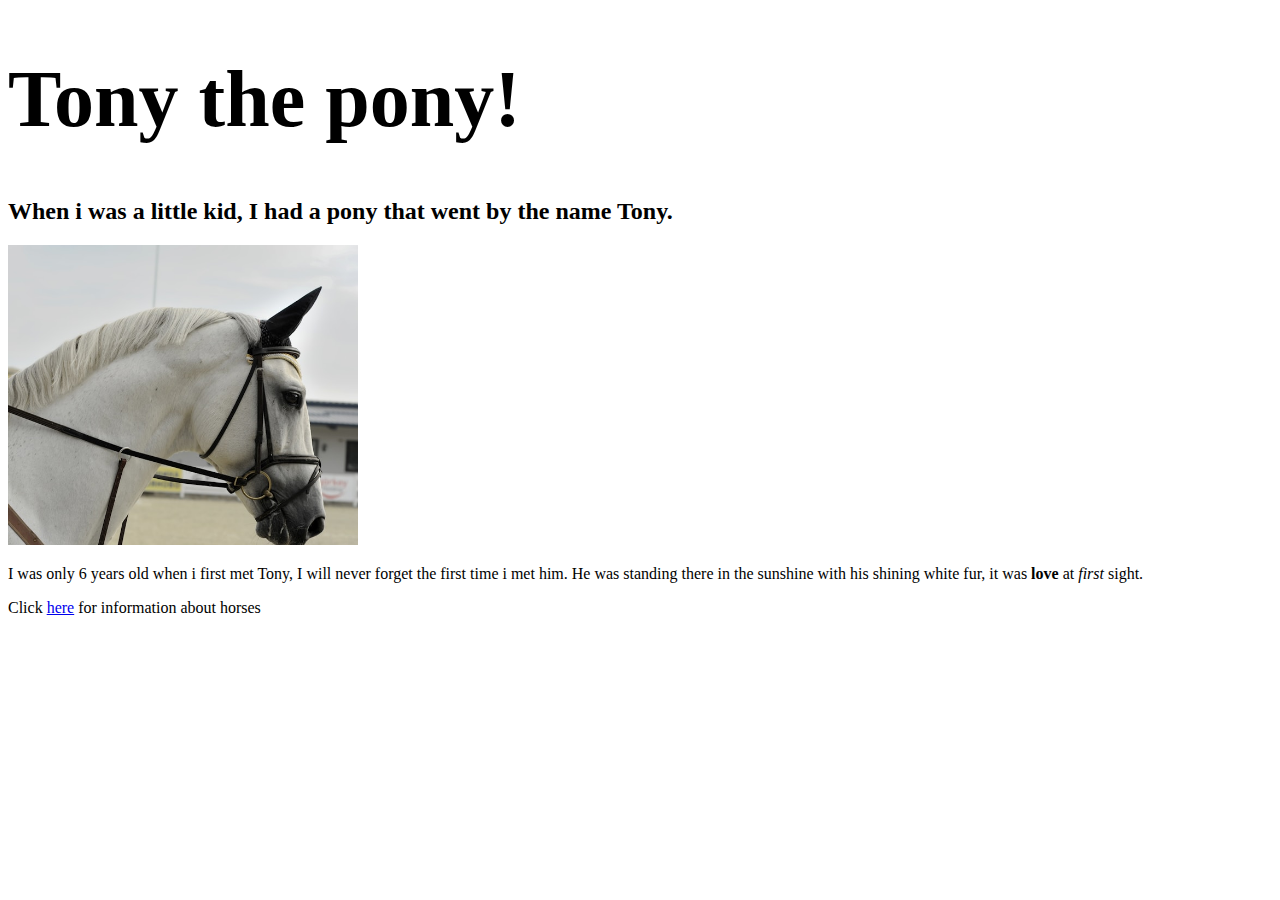
<file: index.html>
<!DOCTYPE html>
<html lang="en">
  <head>
    <meta charset="UTF-8" />
    <meta name="viewport" content="width=´, initial-scale=1.0" />
    <title>My little pony</title>
  </head>
  <body>
    <h1 style="font-size: 80px">Tony the pony!</h1>
    <h2>When i was a little kid, I had a pony that went by the name Tony.</h2>
    <img
      src="whitehorse.jpg"
      alt="A recent image of Tony with earcuffs."
      style="width: 350px; height: 300px"
    />
    <p>
      I was only 6 years old when i first met Tony, I will never forget the
      first time i met him. He was standing there in the sunshine with his
      shining white fur, it was <strong>love</strong> at <em>first</em> sight.
    </p>
    <p>Click <a href="horses.html">here</a> for information about horses</p>
  </body>
</html>
</file>
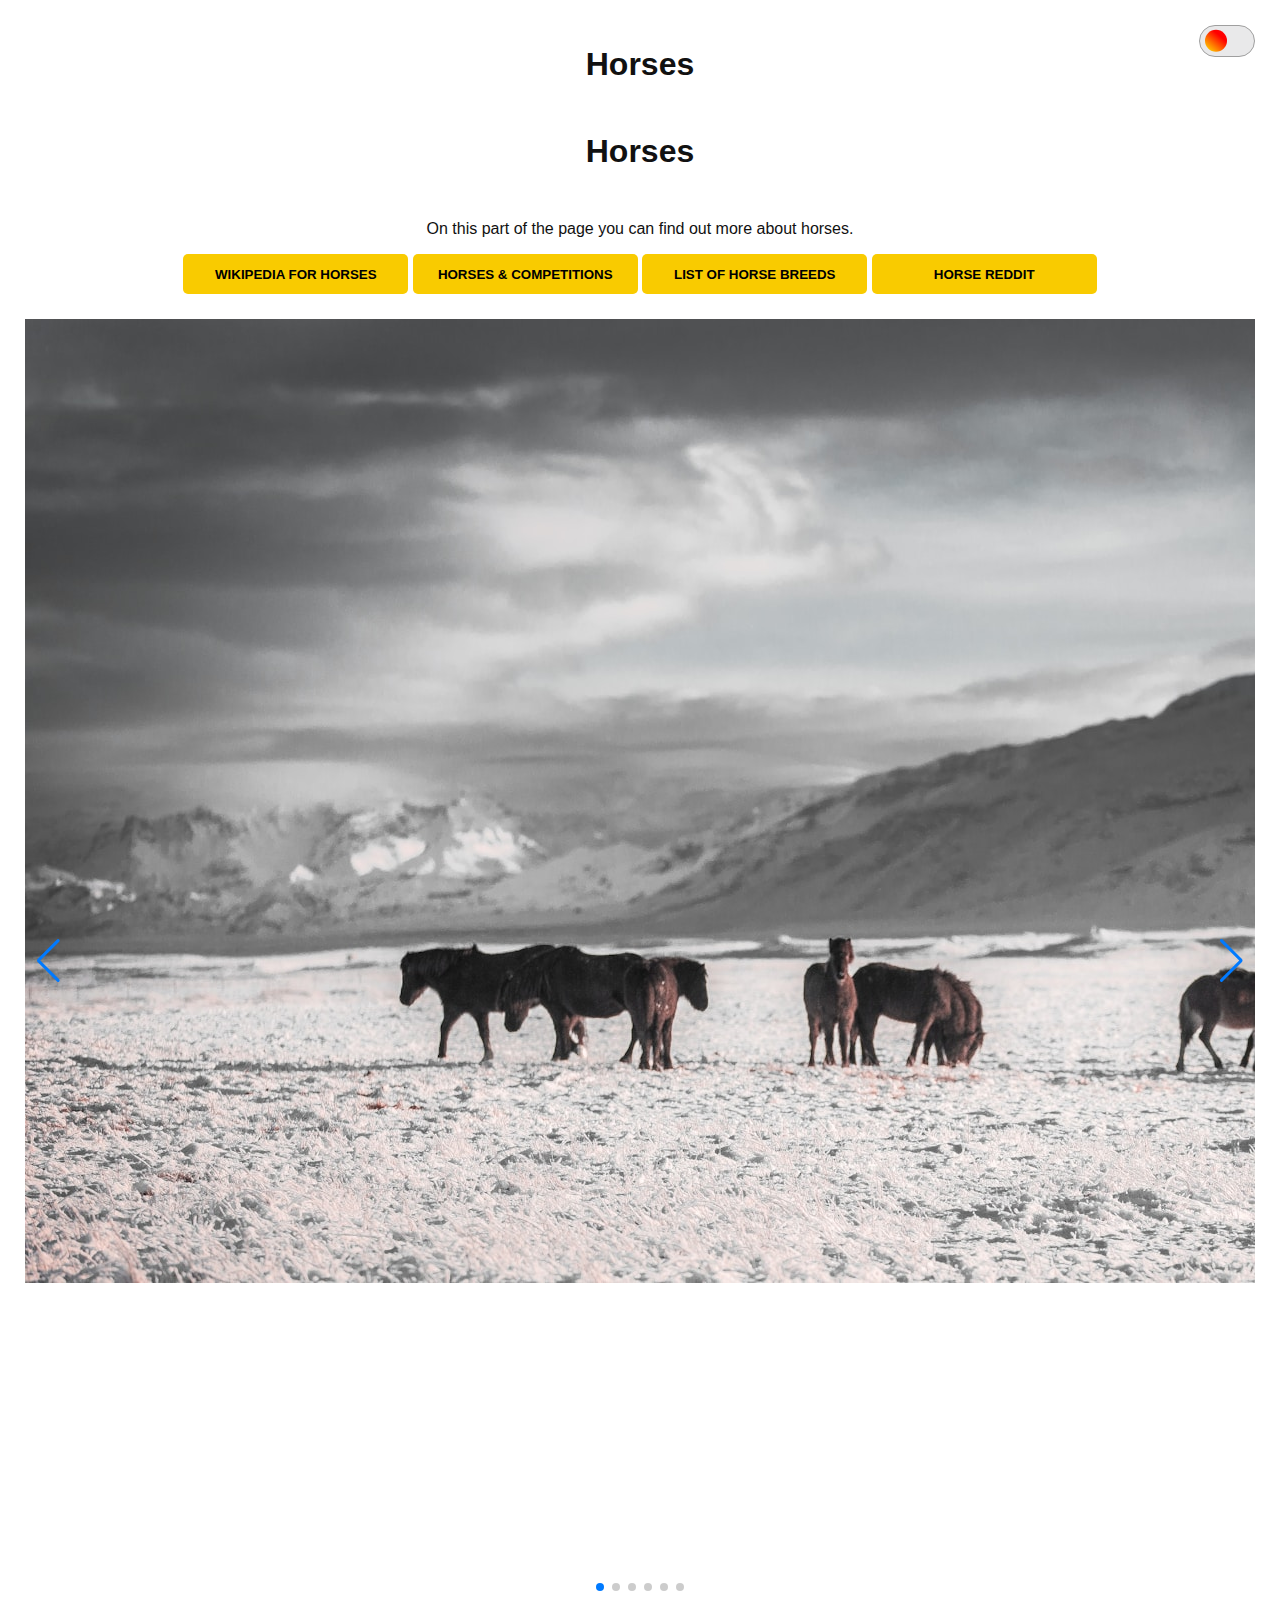
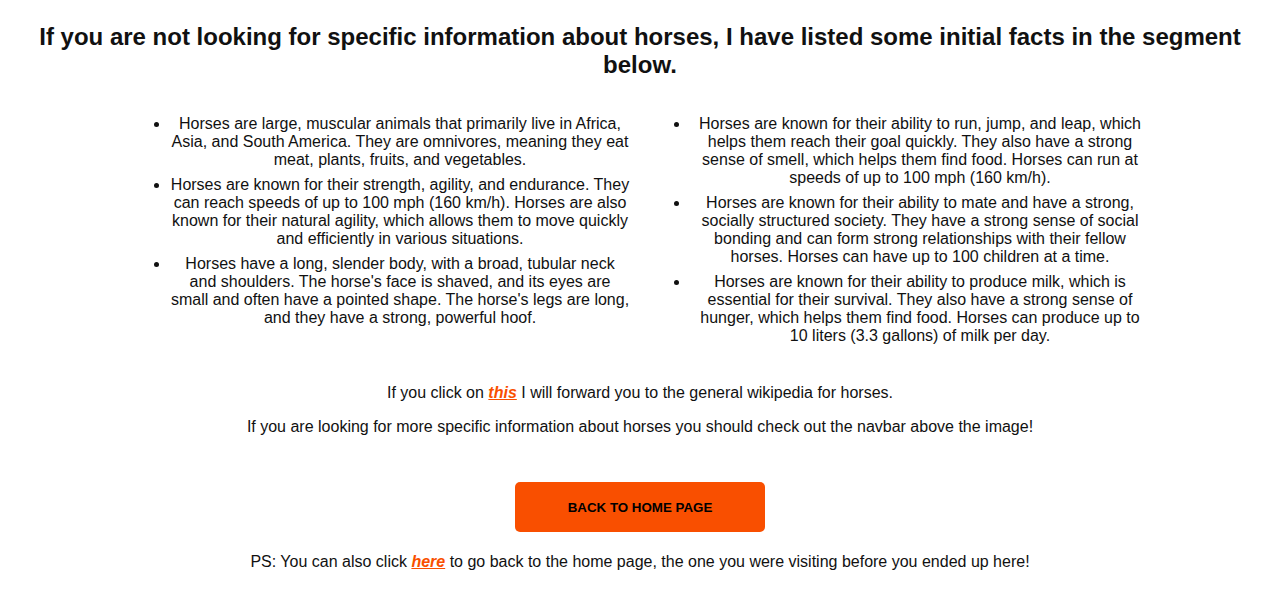
<file: horses.html>
<!DOCTYPE html>
<html lang="en">
  <head>
    <meta charset="UTF-8" />
    <meta name="viewport" content="width=device-width, initial-scale=1.0" />
    <link rel="stylesheet" href="style.css" />
    <link rel="icon" href="Assets/horselogo.png" type="image/png" />
    <link
      rel="stylesheet"
      href="https://cdn.jsdelivr.net/npm/swiper@11/swiper-bundle.min.css"
    />
    <title>More about horses</title>
  </head>
  <body>
    <header>
      <label class="darkmodeswitch">
        <input type="checkbox" />
        <span class="slider"></span>
      </label>
      <div class="horsestitle">
        <h1>Horses</h1>
        <h1>Horses</h1>
      </div>
    </header>
    <main>
      <p>On this part of the page you can find out more about horses.</p>
      <div>
        <a href="https://en.wikipedia.org/wiki/Horse">
          <button class="cta-btn">Wikipedia for horses</button></a
        >
        <a href="https://www.horses-and-competitions.com/en/">
          <button class="cta-btn">Horses & Competitions</button></a
        >
        <a href="https://en.wikipedia.org/wiki/List_of_horse_breeds">
          <button class="cta-btn">List of horse breeds</button></a
        >
        <a href="https://www.reddit.com/r/Horses/">
          <button class="cta-btn">Horse reddit</button></a
        >
      </div>
      <div class="imageslider-container">
        <div class="imageslider">
          <div class="swiper">
            <div class="swiper-wrapper">
              <div class="swiper-slide"><img src="Assets/horses.jpg" /></div>
              <div class="swiper-slide"><img src="Assets/horses2.jpg" /></div>
              <div class="swiper-slide"><img src="Assets/horses3.jpg" /></div>
              <div class="swiper-slide"><img src="Assets/horses4.jpg" /></div>
              <div class="swiper-slide"><img src="Assets/horses5.jpg" /></div>
              <div class="swiper-slide"><img src="Assets/horses6.jpg" /></div>
            </div>
            <div class="swiper-pagination"></div>
            <div class="swiper-button-prev"></div>
            <div class="swiper-button-next"></div>
          </div>
        </div>
      </div>
      <h2>
        If you are not looking for specific information about horses, I have
        listed some initial facts in the segment below.
      </h2>
      <div class="lists">
        <div class="list">
          <ul>
            <li>
              Horses are large, muscular animals that primarily live in Africa,
              Asia, and South America. They are omnivores, meaning they eat
              meat, plants, fruits, and vegetables.
            </li>
            <li>
              Horses are known for their strength, agility, and endurance. They
              can reach speeds of up to 100 mph (160 km/h). Horses are also
              known for their natural agility, which allows them to move quickly
              and efficiently in various situations.
            </li>
            <li>
              Horses have a long, slender body, with a broad, tubular neck and
              shoulders. The horse's face is shaved, and its eyes are small and
              often have a pointed shape. The horse's legs are long, and they
              have a strong, powerful hoof.
            </li>
          </ul>
        </div>
        <ul class="list2">
          <li>
            Horses are known for their ability to run, jump, and leap, which
            helps them reach their goal quickly. They also have a strong sense
            of smell, which helps them find food. Horses can run at speeds of up
            to 100 mph (160 km/h).
          </li>
          <li>
            Horses are known for their ability to mate and have a strong,
            socially structured society. They have a strong sense of social
            bonding and can form strong relationships with their fellow horses.
            Horses can have up to 100 children at a time.
          </li>
          <li>
            Horses are known for their ability to produce milk, which is
            essential for their survival. They also have a strong sense of
            hunger, which helps them find food. Horses can produce up to 10
            liters (3.3 gallons) of milk per day.
          </li>
        </ul>
      </div>
      <p>
        If you click on
        <a href="https://en.wikipedia.org/wiki/Horse"
          ><strong><em>this</em></strong></a
        >
        I will forward you to the general wikipedia for horses.
      </p>
      <p>
        If you are looking for more specific information about horses you should
        check out the navbar above the image!
      </p>
    </main>
    <footer>
      <a href="index.html">
        <button class="home-btn">Back to Home Page</button>
      </a>
      <p class="footer-text">
        PS: You can also click
        <a href="index.html">
          <strong><em>here</em></strong></a
        >
        to go back to the home page, the one you were visiting before you ended
        up here!
      </p>
    </footer>
    <script src="script.js"></script>
    <script src="https://cdn.jsdelivr.net/npm/swiper@11/swiper-bundle.min.js"></script>
    <script src="slider.js"></script>
  </body>
</html>
</file>
<file: style.css>
body {
  --bg-color: #fff;
  --text-color: #111;
  --cta-bg-color: #f9cb00;
  --cta-text-color: #000000;
  --home-bg-color: #f94f00;
  --home-text-color: #000000;
  --link-color: #f94f00;
  --link-hover-color: #00a0f9;
}

[theme="dark"] body {
  --bg-color: #222222;
  --text-color: #fff;
  --cta-bg-color: #00a0f9;
  --cta-text-color: #fff;
  --home-bg-color: #01a11c;
  --home-text-color: #fff;
  --link-color: #00a0f9;
  --link-hover-color: #f94f00;
}

body {
  width: 100%;
  height: 100%;
  margin: 0;
  font-family: sans-serif;
  padding: 25px;
  background: var(--bg-color);
  color: var(--text-color);
  transition: all 0.2s linear;
  text-align: center;
}
*,
*::after,
*::before {
  box-sizing: border-box;
}

button {
  border: none;
  padding: 12px 25px;
  border-radius: 5px;
  text-transform: uppercase;
  font-weight: bold;
  cursor: pointer;
}

h1 {
text-align: center;
margin-bottom: 50px;
}

h1 span {
  background-color: var(--cta-bg-color);
  border-radius: 10px;
  padding: 15px;
}

.cta-btn {
  background: var(--cta-bg-color);
  color: var(--cta-text-color);
  width: 225px;
  height: 40px;
  margin-bottom: 25px;
}

.home-btn {
  background: var(--home-bg-color);
  color: var(--home-text-color);
  width: 250px;
  height: 50px;
  margin-bottom: 5px;
  margin-top: 30px;
}

#horses {
  width: 800px;
  height: 450px;
  border-radius: 50px;
}

.lists {
  display: flex;
  justify-content: center;
  gap: 20px;
}

.list,
.list2 {
  width: 500px;
}

.list li,
.list2 li {
  margin-bottom: 7px;
}

a:link {
  color: var(--link-color);
}

a:visited {
  color: var(--link-color);
}

a:hover {
  color: var(--link-hover-color);
}

a:active {
  color: #0057f9;
}

.darkmodeswitch {
  display: block;
  margin-top: -25px;
  margin-right: -25px;
  --width-of-switch: 3.5em;
  --height-of-switch: 2em;
  --size-of-icon: 1.4em;
  --slider-offset: 0.3em;
  position: absolute; top: 50px; right: 50px;
  width: var(--width-of-switch);
  height: var(--height-of-switch);
}

.darkmodeswitch input {
  opacity: 0;
  width: 0;
  height: 0;
}

.slider {
  position: absolute;
  cursor: pointer;
  top: 0;
  left: 0;
  right: 0;
  bottom: 0;
  background-color: #e9e9ea;
  transition: 0.6s;
  border-radius: 30px;
  border: 1px solid #9f9f9f;
}

.slider:before {
  position: absolute;
  content: "";
  height: var(--size-of-icon, 1.4em);
  width: var(--size-of-icon, 1.4em);
  border-radius: 20px;
  left: var(--slider-offset, 0.3em);
  top: 50%;
  transform: translateY(-50%);
  background: linear-gradient(40deg, #ffea00, #ff0000 70%);
  transition: 0.4s;
}

input:checked + .slider {
  background-color: #303136;
}

input:checked + .slider:before {
  left: calc(100% - (var(--size-of-icon, 1.4em) + var(--slider-offset, 0.3em)));
  background: #303136;
  box-shadow: inset -3px -2px 5px -2px #4943b7, inset -10px -4px 0 0 #f8f8f8;
}
</file>
